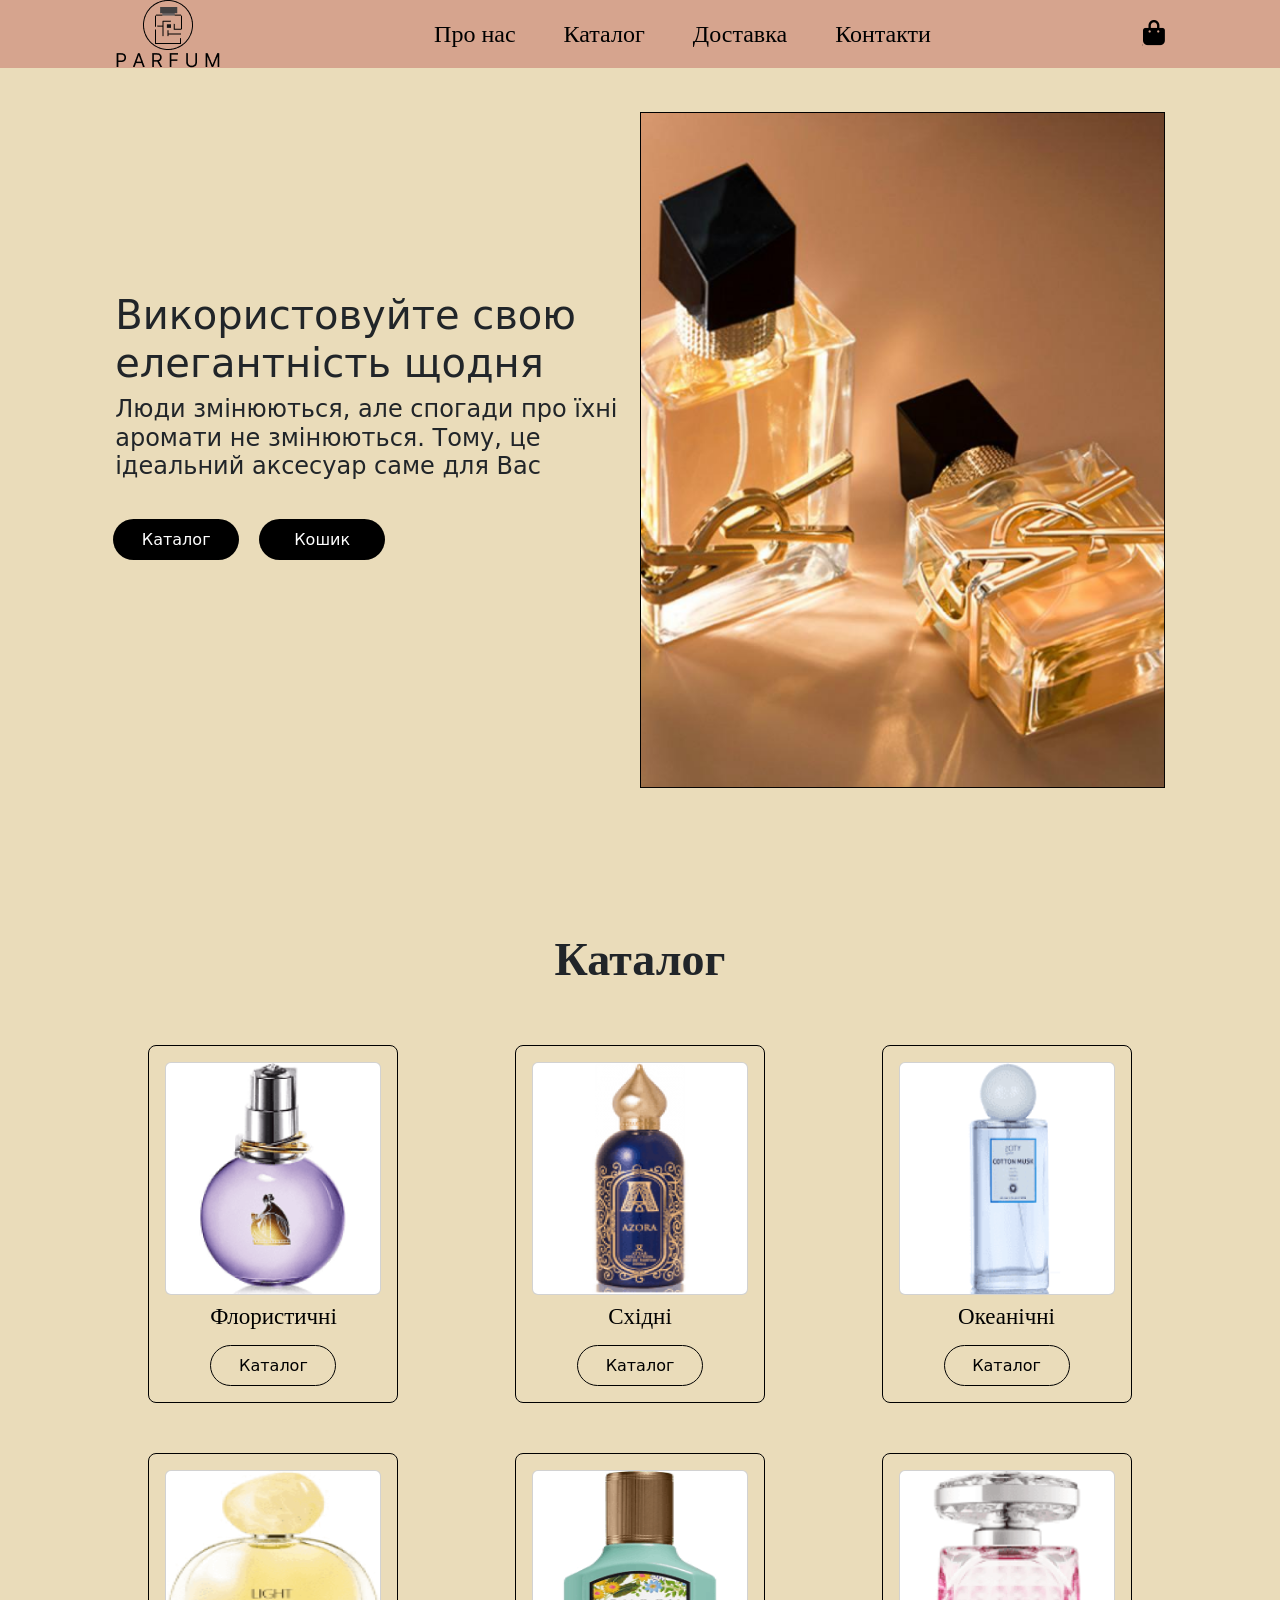
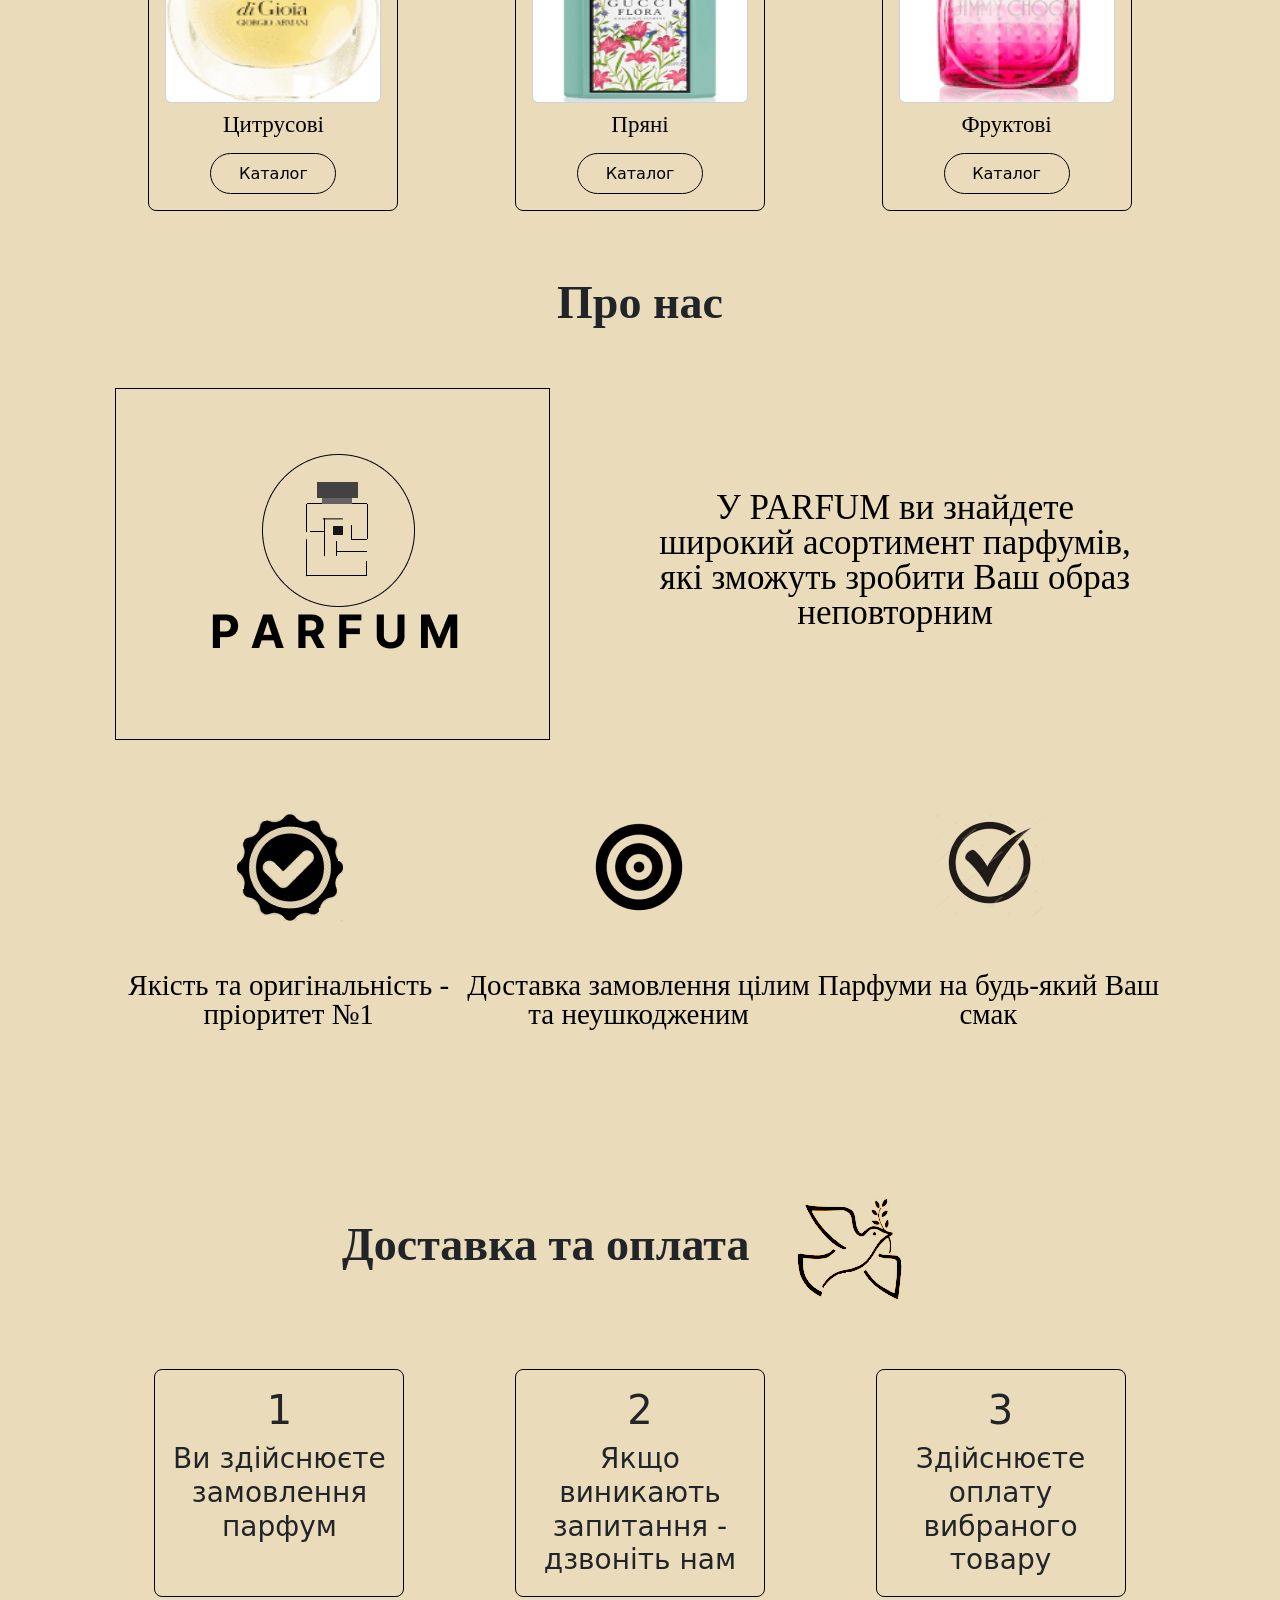
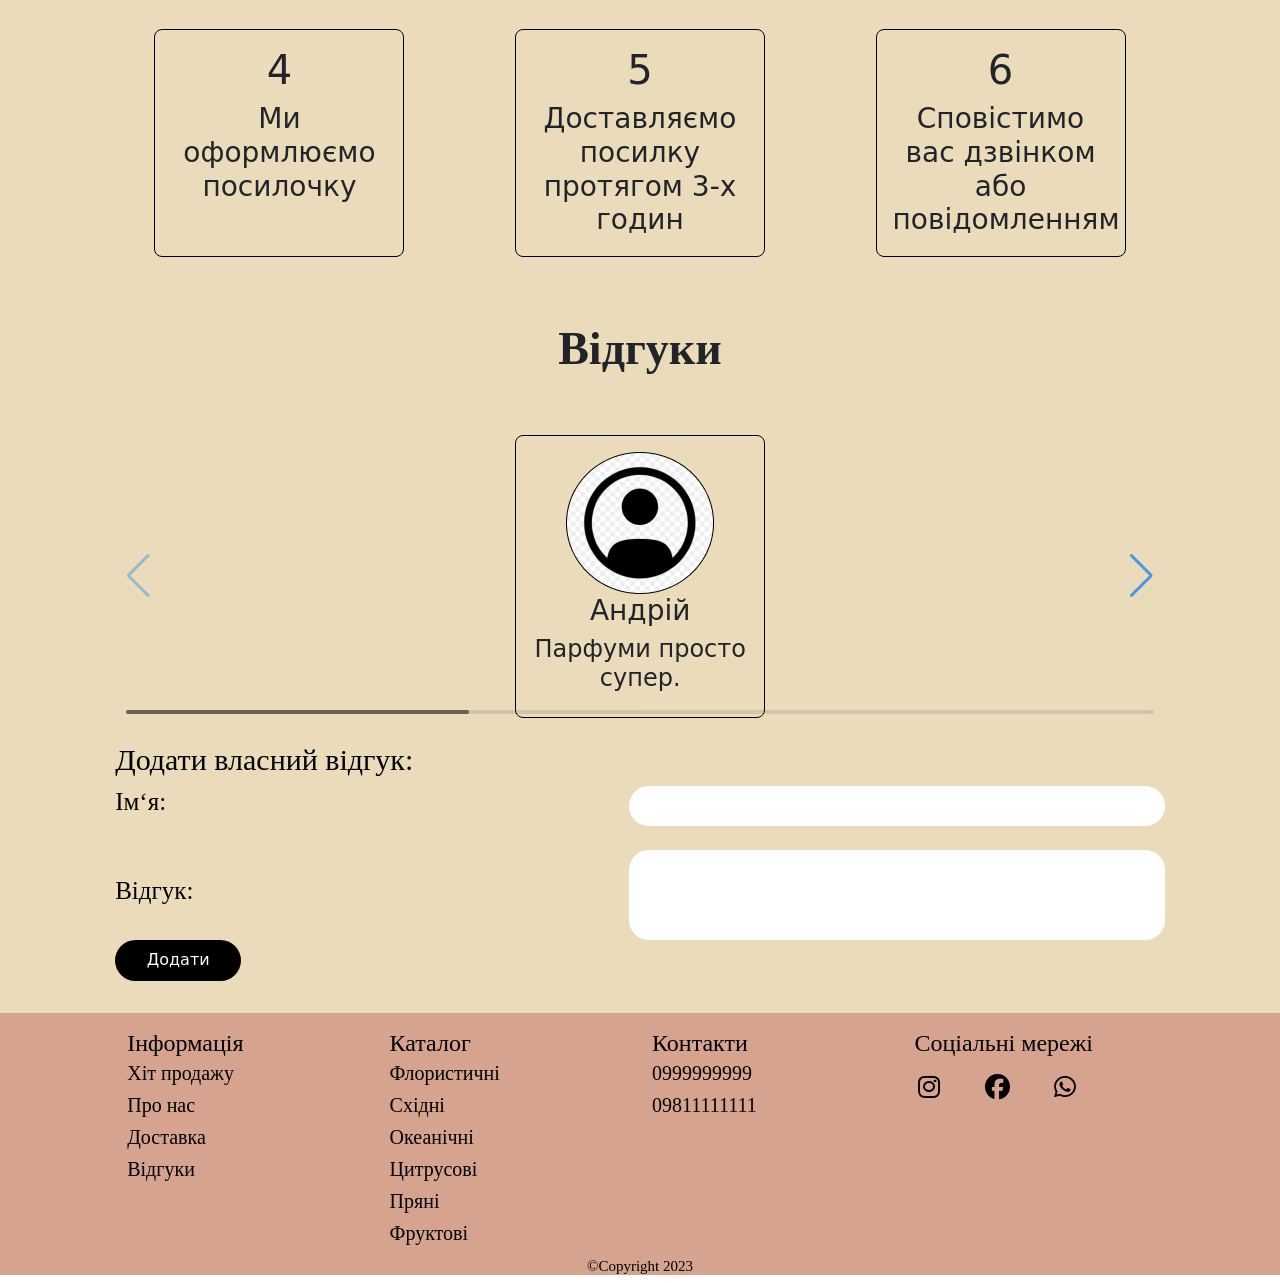
<file: project/index.html>
<!DOCTYPE html>
<html lang="en">
<head>
    <meta charset="UTF-8">
    <meta http-equiv="X-UA-Compatible" content="IE=edge">
    <meta name="viewport" content="width=device-width, initial-scale=1.0">
    <title>PARFUM</title>
    <link href="https://cdn.jsdelivr.net/npm/bootstrap@5.2.3/dist/css/bootstrap.min.css" rel="stylesheet" integrity="sha384-rbsA2VBKQhggwzxH7pPCaAqO46MgnOM80zW1RWuH61DGLwZJEdK2Kadq2F9CUG65" crossorigin="anonymous">
    <link rel="stylesheet" href="style.css"/>
    <link rel="stylesheet" href="https://cdn.jsdelivr.net/npm/swiper@9/swiper-bundle.min.css" />
    <link rel="stylesheet" type="text/css" href="https://cdnjs.cloudflare.com/ajax/libs/font-awesome/6.3.0/css/all.min.css"/>
</head>
<body>
    <header>
        <input type="checkbox" name="" id="toggler">
        <label for="toggler" class="fa-solid fa-bars"></label>
        <a href="index.html" >
            <img  alt="" src="images/logoheader.png"/>
        </a>
        <nav class="navbar">
            <a href="about.html">Про нас</a>
            <a href="catalog.html">Каталог</a>
            <a href="delivery.html">Доставка</a>
            <a href="contact.html">Контакти</a> 
        </nav>
        <div class="icons">
            <a href="shoppingbag.html" class="fa-solid fa-bag-shopping"></a>
            <span id="goodsCount" class="count goods"></span>
        </div>
    </header>
    <section class="home" id="home">
        <div class="content">
            <h1 class="main header">Використовуйте свою елегантність щодня</h1>
            <h4 class="secondary header">Люди змінюються, але спогади про їхні аромати не змінюються. Тому, це ідеальний аксесуар саме для Вас
            </h4>
            <div class="row buttons">
                <div class="column">
                    <button onclick="window.location.href='catalog.html';" class="btn main section">Каталог</button>
                </div>
                <div class="column">
                    <button onclick="window.location.href='shoppingbag.html';" class="btn main section">Кошик</button>
                </div>
            </div>
            
           
        </div>
        <div class="imgcontent">
            <img class="homeImg" src="images/home.png" alt=""/>
        </div>
    </section>
    <section class="catalog">
        <h1 class="header section">Каталог</h1>
        <div class="box-container">
            <div class="box">
                <img class="card image" src="images/floristic.png">
                <h3 class="card title">Флористичні</h3>
                <button onclick="window.location.href='catalog.html';" class="btn main show section">Каталог</input>
            </div>
            <div class="box">
                <img class="card image" src="images/eastern.png">
                <h3 class="card title">Східні</h3>
                <button onclick="window.location.href='catalog.html';" class="btn main show section">Каталог</input>
            </div>
            <div class="box">
                <img class="card image" src="images/oceanic.png">
                <h3 class="card title">Океанічні</h3>
                <button onclick="window.location.href='catalog.html';" class="btn main show section">Каталог</input>
            </div>
            <div class="box">
                <img class="card image" src="images/citrus.png">
                <h3 class="card title">Цитрусові</h3>
                <button onclick="window.location.href='catalog.html';" class="btn main show section">Каталог</input>
            </div>
            <div class="box">
                <img class="card image" src="images/spicy.png">
                <h3 class="card title">Пряні</h3>
                <button onclick="window.location.href='catalog.html';" class="btn main show section">Каталог</input>
            </div>
            <div class="box">
                <img class="card image" src="images/fruity.png">
                <h3 class="card title">Фруктові</h3>
                <button onclick="window.location.href='catalog.html';" class="btn main show section">Каталог</input>
            </div>
            
        </div>
    </section>
    <section class="about">
        <h1 class="header section">Про нас</h1>
        <div class="about us">
            <div class="about img">
                <img src="images/aboutusimg.png">
            </div>
            <div class="about text cont">
                <h2 class="about us txt">
                    У PARFUM ви знайдете широкий асортимент парфумів, які зможуть зробити Ваш образ неповторним
                </h2>
            </div>
        </div>
        <br>
        <div class="icons advan">
            <div class="icons about">
                <img class="advantage img" src="images/advantimg1.png">
                <div class="info advant">
                    <h3 class="advantage txt">Якість та оригінальність - пріоритет №1</h3>
                </div>
            </div>
            <div class="icons about">
                <img class="advantage img" src="images/advantimg2.png">
                
                <div class="info advant">
                    <h3 class="advantage txt">Доставка замовлення цілим та неушкодженим</h3>
                </div>
            </div>
            <div class="icons about">
                <img class="advantage img" src="images/advantimg3.png">
                <div class="info advant">
                    <h3 class="advantage txt">Парфуми на будь-який Ваш смак</h3>
                </div>
            </div>
        </div>
    </section>
    <section class="delivery and payment" id="deliveryandpayment">
        <h1 class="header section">Доставка та оплата <img class="sign img" src="images/sign.png"></h1>
        <div class="del pay contain">
            <div class="delivery box">
                <h1 class="number">1</h1>
                <h3 class="txt delivery">Ви здійснюєте замовлення парфум</h3>
            </div>
            <div class="delivery box">
                <h1 class="number">2</h1>
                <h3 class="txt delivery">Якщо виникають запитання - дзвоніть нам</h3>
            </div>
            <div class="delivery box">
                <h1 class="number">3</h1>
                <h3 class="txt delivery">Здійснюєте оплату вибраного товару</h3>
            </div>
            <div class="delivery box">
                <h1 class="number">4</h1>
                <h3 class="txt delivery">Ми оформлюємо посилочку</h3>
            </div>
            <div class="delivery box">
                <h1 class="number">5</h1>
                <h3 class="txt delivery">Доставляємо посилку протягом 3-х годин</h3>
            </div>
            <div class="delivery box">
                <h1 class="number">6</h1>
                <h3 class="txt delivery">Сповістимо вас дзвінком або повідомленням</h3>
            </div>
        </div>
    </section>
    <section class="reviews" id="reviews">
        <h1 class="header section">Відгуки</h1>
        <div class="swiper mySwiper review cont" id="reviewBlock">
            <div class="swiper-wrapper">
            </div>
            <div class="swiper-button-next"></div>
            <div class="swiper-button-prev"></div>
            <div class="swiper-scrollbar"></div>
        </div>
       
        <br>
        <h2 class="review header">Додати власний відгук:</h2>
        <div class="new review">
            <div class="name author">
                <h3 class="name label review">Ім‘я:</h3>
                <input id="username" type="text"
                placeholder=""
                class="name input"/>
            </div>
            <br>
            <div class="name author">
                <h3 class="name label review">Відгук:</h3>
                <input id="rewiewTxt" type="text"
                placeholder=""
                class="review input"/>
            </div>
            <div class="div of butt">
                <button onclick="addReview()" class="btn main section">Додати</button>
            </div>
            
        </div>
    </section>
    <footer>
        <div class="links container">
            <div class="elem">
                    <a href="#"><h4>Інформація</h4></a>
                    <a href="#"><h5>Хіт продажу</h5></a>
                    <a href="#aboutus"><h5>Про нас</h5></a>
                    <a href="#deliveryandpayment"><h5>Доставка</h5></a>
                    <a href="#reviews"><h5>Відгуки</h5></a>
            </div>
            <div class="elem">
                <a href="catalog.html"><h4>Каталог</h4></a>
                <a href="catalog.html"><h5>Флористичні</h5></a>
                <a href="catalog.html"><h5>Східні</h5></a>
                <a href="catalog.html"><h5>Океанічні</h5></a>
                <a href="catalog.html"><h5>Цитрусові</h5></a>
                <a href="catalog.html"><h5>Пряні</h5></a>
                <a href="catalog.html"><h5>Фруктові</h5></a>
            </div>
            <div class="elem">
                <a href="#"><h4>Контакти</h4></a>
                <a href="#"><h5>0999999999</h5></a>
                <a href="#"><h5>09811111111</h5></a>
            </div>
            <div class="elem">
                <a href="#"><h4>Соціальні мережі</h4></a>
                <div class="social net">
                    <div>
                        <button class="btnwithicon">
                            <a style="padding: 0;" href="https://www.instagram.com/">
                                <i class="fa-brands fa-instagram"></i>
                            </a>
                           
                        </button>
                    </div>
                    <div>
                        <button class="btnwithicon">
                            <a style="padding: 0;" href="https://uk-ua.facebook.com/">
                                <i class="fa-brands fa-facebook"></i>
                            </a>
                           
                        </button>
                  
                    </div>
                    <div> 
                        <button class="btnwithicon">
                            <a style="padding: 0;" href="https://www.whatsapp.com/?lang=uk">
                                <i class="fa-brands fa-whatsapp"></i>
                            </a>
                       
                    </button>
                    </div>
                   
                   
                </div>
            </div>
        </div>
        <h5 class="copyright">©Copyright 2023</h5>
    </footer>
    <script src="https://cdn.jsdelivr.net/npm/swiper@9/swiper-bundle.min.js"></script>
    <script src="js/script1.js"></script>
</body>
</html>
</file>
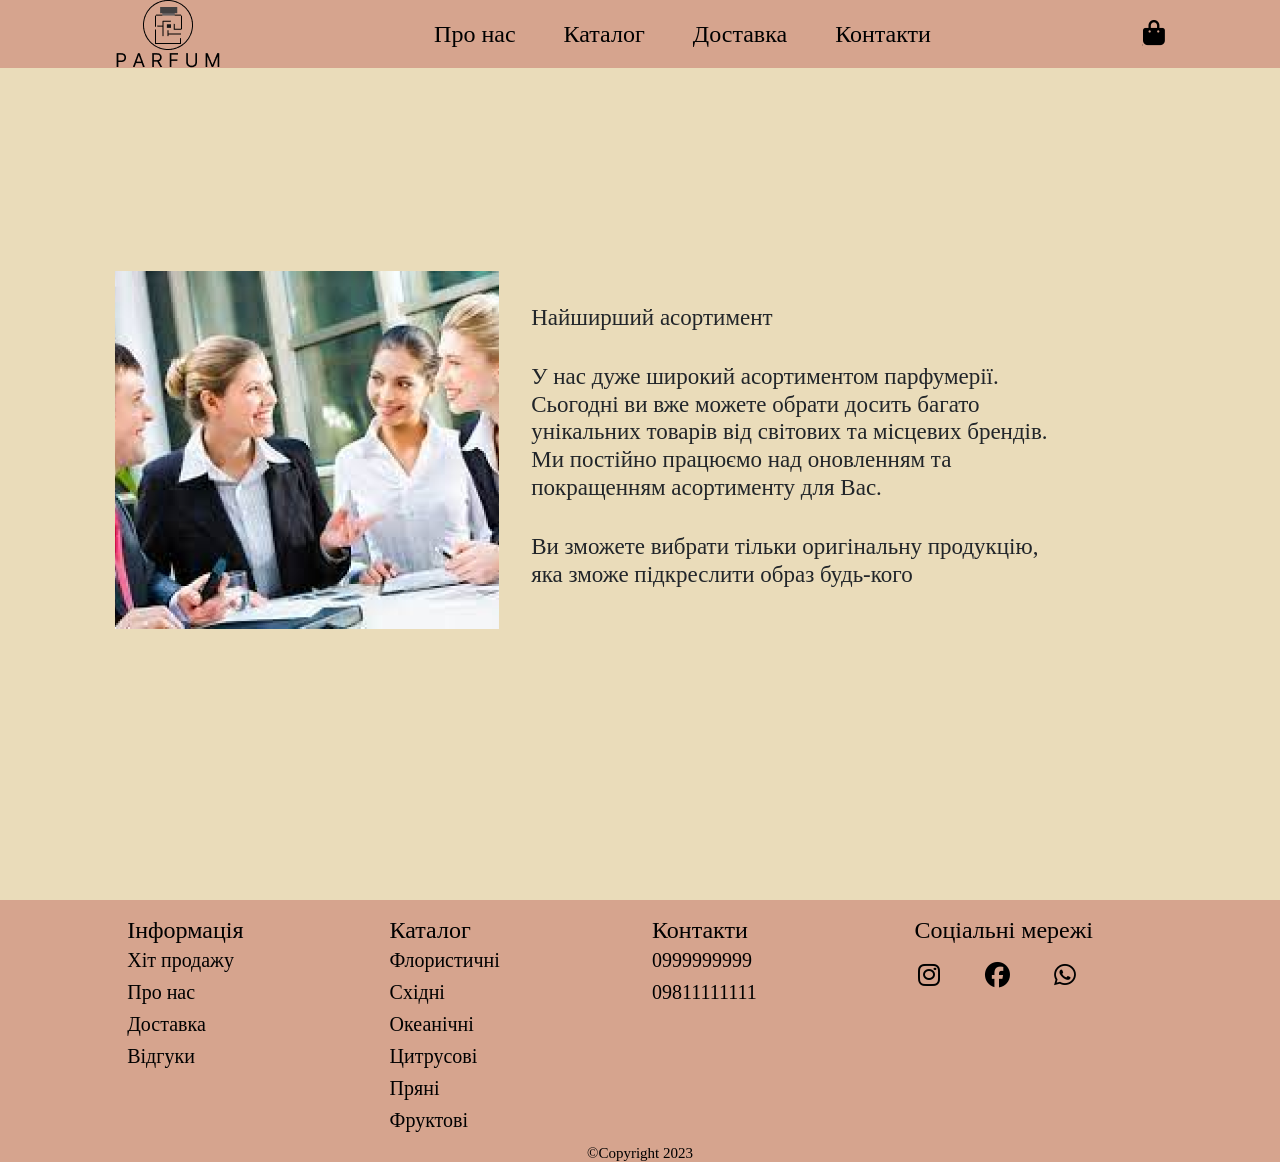
<file: project/about.html>
<!DOCTYPE html>
<html lang="en">
<head>
    <meta charset="UTF-8">
    <meta http-equiv="X-UA-Compatible" content="IE=edge">
    <meta name="viewport" content="width=device-width, initial-scale=1.0">
    <title>PARFUM</title>
    <link href="https://cdn.jsdelivr.net/npm/bootstrap@5.2.3/dist/css/bootstrap.min.css" rel="stylesheet" integrity="sha384-rbsA2VBKQhggwzxH7pPCaAqO46MgnOM80zW1RWuH61DGLwZJEdK2Kadq2F9CUG65" crossorigin="anonymous">
    <link rel="stylesheet" href="style.css"/>
    <link rel="stylesheet" type="text/css" href="https://cdnjs.cloudflare.com/ajax/libs/font-awesome/6.3.0/css/all.min.css"/>
</head>
<body>
    <header>
        <input type="checkbox" name="" id="toggler">
        <label for="toggler" class="fa-solid fa-bars"></label>
        <a href="index.html" >
            <img  alt="" src="images/logoheader.png"/>
        </a>
        <nav class="navbar">
            <a href="about.html">Про нас</a>
            <a href="catalog.html">Каталог</a>
            <a href="delivery.html">Доставка</a>
            <a href="contact.html">Контакти</a> 
        </nav>
        <div class="icons">
            <a href="shoppingbag.html" class="fa-solid fa-bag-shopping"></a>
            <span id="goodsCount" class="count goods"></span>
        </div>
    </header>
    <section class="about page">
       
        <div class="about us">
            <div >
                <img class="aboutimg" src="images/about.png">
            </div>
            <div>
                <h2 class="about header txt">Найширший асортимент </h2>
                <br>
                <h5 class="about header txt">У нас дуже широкий асортиментом парфумерії. Сьогодні ви вже можете обрати досить багато унікальних товарів від світових та місцевих брендів. Ми постійно працюємо над оновленням та покращенням асортименту для Вас. </h5>
                <br>
                <h5 class="about header txt">Ви зможете вибрати тільки оригінальну продукцію, яка зможе підкреслити образ будь-кого</h5>
            </div>
        </div>
    </section>
    <footer>
        <div class="links container">
            <div class="elem">
                    <a href="#"><h4>Інформація</h4></a>
                    <a href="#"><h5>Хіт продажу</h5></a>
                    <a href="#aboutus"><h5>Про нас</h5></a>
                    <a href="#deliveryandpayment"><h5>Доставка</h5></a>
                    <a href="#reviews"><h5>Відгуки</h5></a>
            </div>
            <div class="elem">
                <a href="catalog.html"><h4>Каталог</h4></a>
                <a href="catalog.html"><h5>Флористичні</h5></a>
                <a href="catalog.html"><h5>Східні</h5></a>
                <a href="catalog.html"><h5>Океанічні</h5></a>
                <a href="catalog.html"><h5>Цитрусові</h5></a>
                <a href="catalog.html"><h5>Пряні</h5></a>
                <a href="catalog.html"><h5>Фруктові</h5></a>
            </div>
            <div class="elem">
                <a href="#"><h4>Контакти</h4></a>
                <a href="#"><h5>0999999999</h5></a>
                <a href="#"><h5>09811111111</h5></a>
            </div>
            <div class="elem">
                <a href="#"><h4>Соціальні мережі</h4></a>
                <div class="social net">
                    <div>
                        <button class="btnwithicon">
                            <a style="padding: 0;" href="https://www.instagram.com/">
                                <i class="fa-brands fa-instagram"></i>
                            </a>
                           
                        </button>
                    </div>
                    <div>
                        <button class="btnwithicon">
                            <a style="padding: 0;" href="https://uk-ua.facebook.com/">
                                <i class="fa-brands fa-facebook"></i>
                            </a>
                           
                        </button>
                  
                    </div>
                    <div> 
                        <button class="btnwithicon">
                            <a style="padding: 0;" href="https://www.whatsapp.com/?lang=uk">
                                <i class="fa-brands fa-whatsapp"></i>
                            </a>
                       
                    </button>
                    </div>
                   
                   
                </div>
            </div>
        </div>
        <h5 class="copyright">©Copyright 2023</h5>
    </footer>
</body>
</html>
</file>
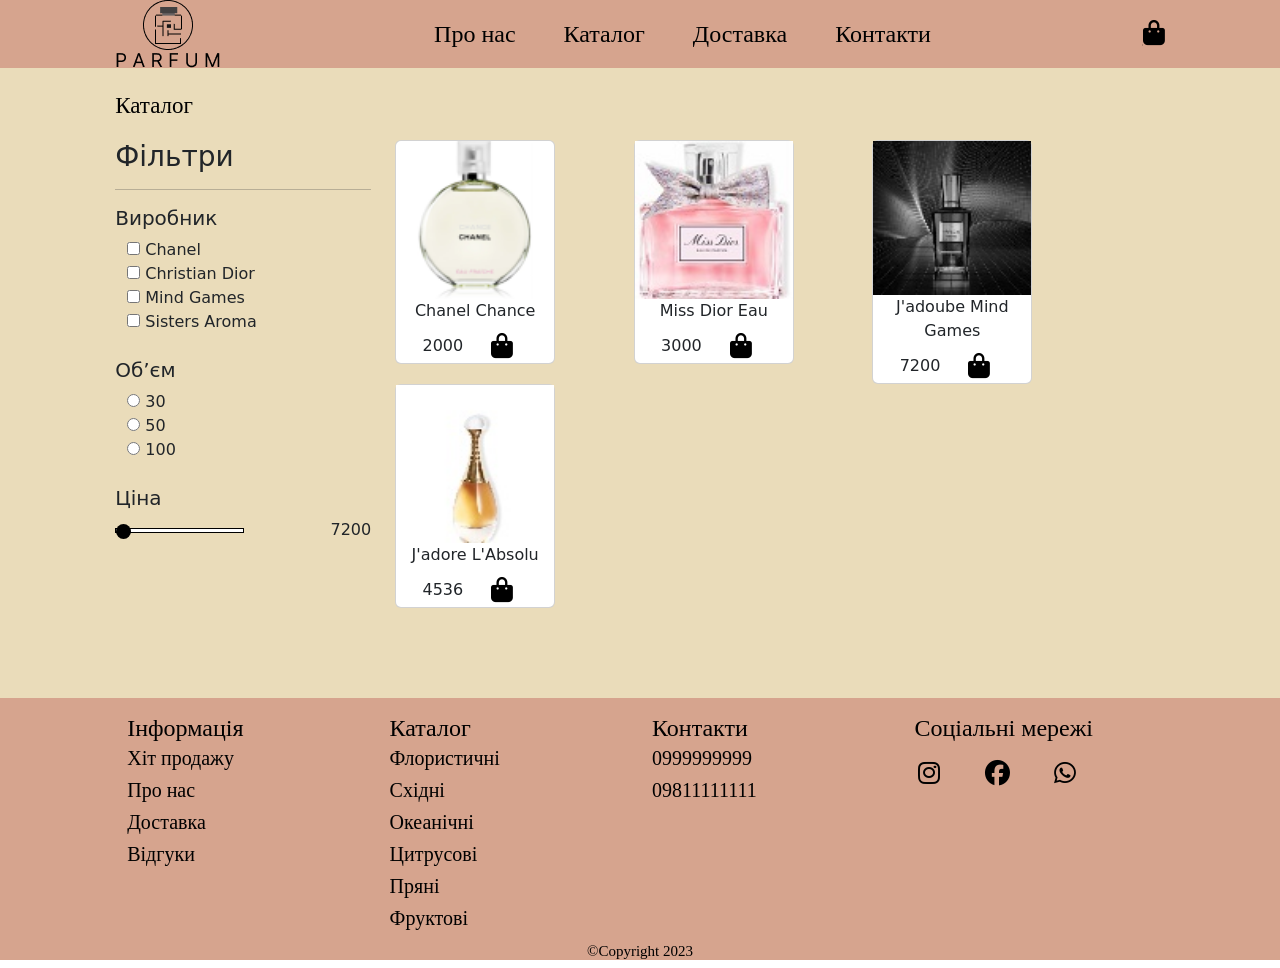
<file: project/catalog.html>
<!DOCTYPE html>
<html lang="en">
<head>
    <meta charset="UTF-8">
    <meta http-equiv="X-UA-Compatible" content="IE=edge">
    <meta name="viewport" content="width=device-width, initial-scale=1.0">
    <title>PARFUM</title>
    <link href="https://cdn.jsdelivr.net/npm/bootstrap@5.2.3/dist/css/bootstrap.min.css" rel="stylesheet" integrity="sha384-rbsA2VBKQhggwzxH7pPCaAqO46MgnOM80zW1RWuH61DGLwZJEdK2Kadq2F9CUG65" crossorigin="anonymous">
    <link rel="stylesheet" href="style.css"/>
    <link rel="stylesheet" type="text/css" href="https://cdnjs.cloudflare.com/ajax/libs/font-awesome/6.3.0/css/all.min.css"/>
</head>
<body>
    <header>
        <input type="checkbox" name="" id="toggler">
        <label for="toggler" class="fa-solid fa-bars"></label>
        <a href="index.html" >
            <img  alt="" src="images/logoheader.png"/>
        </a>
        <nav class="navbar">
            <a href="about.html">Про нас</a>
            <a href="catalog.html">Каталог</a>
            <a href="delivery.html">Доставка</a>
            <a href="contact.html">Контакти</a> 
        </nav>
        <div class="icons">
            <a href="shoppingbag.html" class="fa-solid fa-bag-shopping"></a>
            <span id="goodsCount" class="count goods"></span>
        </div>
    </header>
    <section class="catalog page">
        <div class="col basic element">
            <div class="row">
                <h4 class="page name" >Каталог</h4>
            </div>
            <div class="row of catal">
                <div class="col-xs-10 col-sm-2 filter">
                    <h3 class="filter txt">Фільтри</h3>
                    <hr>
                    <h5 class="name of filter">Виробник</h5>
                    <aside class="producerfilter">
                       
                        <label class="container">
                            <span class="checkmark"></span>
                            <input type="checkbox" >
                            Chanel
                        </label>
                        <label class="container">
                            <span class="checkmark"></span>
                            <input type="checkbox" >
                            Christian Dior
                        </label>
                        <label class="container">
                            <span class="checkmark"></span>
                            <input type="checkbox" >
                            Sisters Aroma
                        </label>
                        <label class="container">
                            <span class="checkmark"></span>
                            <input type="checkbox" >
                            Calvin Kleine
                        </label>
                        <label class="container">
                            <span class="checkmark"></span>
                            <input type="checkbox" >
                            Mind Games
                        </label>
                    </aside>
                    <br>
                    <h5 class="name of filter">Об’єм</h5>
                    <aside class="volumefilter">
                        
                        <label class="container">
                            <span class="checkmark"></span>
                            <input type="radio" name="volumeChoice">
                            30 мл
                        </label>
                        <label class="container">
                            <span class="checkmark"></span>
                            <input type="radio" name="volumeChoice">
                            50 мл
                        </label>
                        <label class="container">
                            <span class="checkmark"></span>
                            <input type="radio" name="volumeChoice">
                            100 мл
                        </label>
                    </aside>
                    <br>
                    <aside>
                        <h5 class="name of filter">Ціна</h5>
                        <div class="price-content">
                            <input type="range" id="priceRange" />
                            <span class="priceValue">500</span>
                          </div>
                    
                           
                    </aside>
                </div>
                <div class="col-xs-10 col-sm-8">
                    <div class="row cards">
                       
             </div>
                </div>
            </div>
        </div>
    </section>
    <footer>
        <div class="links container">
            <div class="elem">
                    <a href="#"><h4>Інформація</h4></a>
                    <a href="#"><h5>Хіт продажу</h5></a>
                    <a href="#aboutus"><h5>Про нас</h5></a>
                    <a href="#deliveryandpayment"><h5>Доставка</h5></a>
                    <a href="#reviews"><h5>Відгуки</h5></a>
            </div>
            <div class="elem">
                <a href="catalog.html"><h4>Каталог</h4></a>
                <a href="catalog.html"><h5>Флористичні</h5></a>
                <a href="catalog.html"><h5>Східні</h5></a>
                <a href="catalog.html"><h5>Океанічні</h5></a>
                <a href="catalog.html"><h5>Цитрусові</h5></a>
                <a href="catalog.html"><h5>Пряні</h5></a>
                <a href="catalog.html"><h5>Фруктові</h5></a>
            </div>
            <div class="elem">
                <a href="#"><h4>Контакти</h4></a>
                <a href="#"><h5>0999999999</h5></a>
                <a href="#"><h5>09811111111</h5></a>
            </div>
            <div class="elem">
                <a href="#"><h4>Соціальні мережі</h4></a>
                <div class="social net">
                    <div>
                        <button class="btnwithicon">
                            <a style="padding: 0;" href="https://www.instagram.com/">
                                <i class="fa-brands fa-instagram"></i>
                            </a>
                           
                        </button>
                    </div>
                    <div>
                        <button class="btnwithicon">
                            <a style="padding: 0;" href="https://uk-ua.facebook.com/">
                                <i class="fa-brands fa-facebook"></i>
                            </a>
                           
                        </button>
                  
                    </div>
                    <div> 
                        <button class="btnwithicon">
                            <a style="padding: 0;" href="https://www.whatsapp.com/?lang=uk">
                                <i class="fa-brands fa-whatsapp"></i>
                            </a>
                       
                    </button>
                    </div>
                   
                   
                </div>
            </div>
        </div>
        <h5 class="copyright">©Copyright 2023</h5>
    </footer>
    <script src="js/script.js"></script>
    <script src="js/script2.js"></script>

</body>
</html>
</file>
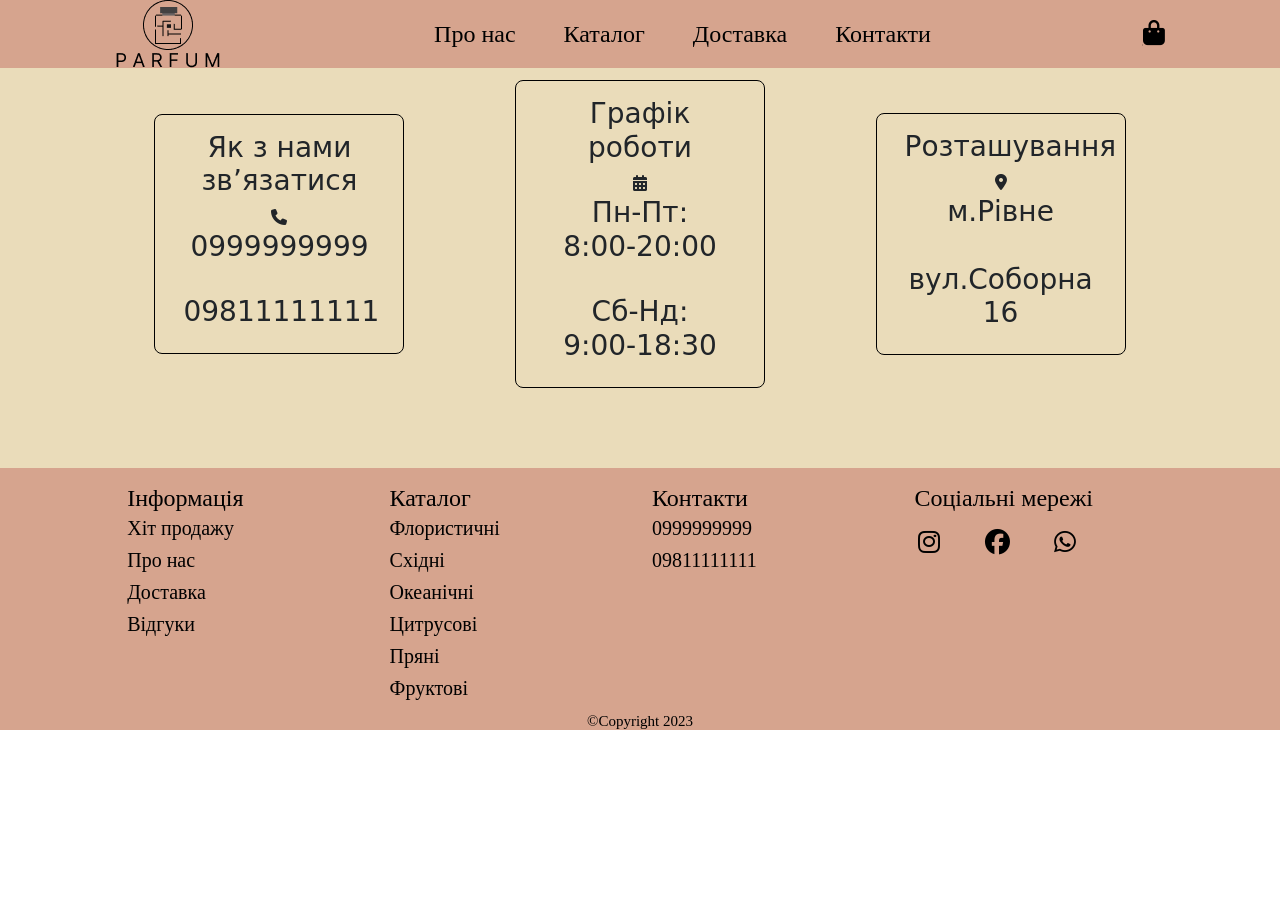
<file: project/contact.html>
<!DOCTYPE html>
<html lang="en">
<head>
    <meta charset="UTF-8">
    <meta http-equiv="X-UA-Compatible" content="IE=edge">
    <meta name="viewport" content="width=device-width, initial-scale=1.0">
    <title>PARFUM</title>
    <link href="https://cdn.jsdelivr.net/npm/bootstrap@5.2.3/dist/css/bootstrap.min.css" rel="stylesheet" integrity="sha384-rbsA2VBKQhggwzxH7pPCaAqO46MgnOM80zW1RWuH61DGLwZJEdK2Kadq2F9CUG65" crossorigin="anonymous">
    <link rel="stylesheet" href="style.css"/>
    <link rel="stylesheet" type="text/css" href="https://cdnjs.cloudflare.com/ajax/libs/font-awesome/6.3.0/css/all.min.css"/>
</head>
<body>
    <header>
        <input type="checkbox" name="" id="toggler">
        <label for="toggler" class="fa-solid fa-bars"></label>
        <a href="index.html" >
            <img  alt="" src="images/logoheader.png"/>
        </a>
        <nav class="navbar">
            <a href="about.html">Про нас</a>
            <a href="catalog.html">Каталог</a>
            <a href="delivery.html">Доставка</a>
            <a href="contact.html">Контакти</a> 
        </nav>
        <div class="icons">
            <a href="shoppingbag.html" class="fa-solid fa-bag-shopping"></a>
            <span id="goodsCount" class="count goods"></span>
        </div>
    </header>

    <section class="contact page">
       
        <div class="contact cont">
            <div class="box">
                <h3 class="name container contact">Як з нами зв’язатися</h3>
                    <i class="fa-solid fa-phone"></i>
                    <h3 class="txt container contact">0999999999</h3>
                    <br>
                    <h3 class="txt container contact">09811111111</h3>
            </div>
            <div class="box">
                <h3 class="name container contact">Графік роботи</h3>
                    <i class="fa-solid fa-calendar-days"></i>
                    <br>
                    <h3 class="txt container contact">Пн-Пт:<br> 8:00-20:00</h3>
                    <br>
                    <h3 class="txt container contact">Сб-Нд:<br> 9:00-18:30</h3>
            </div>
            <div class="box">
                <h3 class="name container contact">Розташування</h3>
                    <i class="fa-solid fa-location-dot"></i>
                    <br>
                    <h3 class="txt container contact">м.Рівне
                        <br><br>вул.Соборна<br> 16</h3>
            </div>
        </div>
    </section>
    <footer>
        <div class="links container">
            <div class="elem">
                    <a href="#"><h4>Інформація</h4></a>
                    <a href="#"><h5>Хіт продажу</h5></a>
                    <a href="#aboutus"><h5>Про нас</h5></a>
                    <a href="#deliveryandpayment"><h5>Доставка</h5></a>
                    <a href="#reviews"><h5>Відгуки</h5></a>
            </div>
            <div class="elem">
                <a href="catalog.html"><h4>Каталог</h4></a>
                <a href="catalog.html"><h5>Флористичні</h5></a>
                <a href="catalog.html"><h5>Східні</h5></a>
                <a href="catalog.html"><h5>Океанічні</h5></a>
                <a href="catalog.html"><h5>Цитрусові</h5></a>
                <a href="catalog.html"><h5>Пряні</h5></a>
                <a href="catalog.html"><h5>Фруктові</h5></a>
            </div>
            <div class="elem">
                <a href="#"><h4>Контакти</h4></a>
                <a href="#"><h5>0999999999</h5></a>
                <a href="#"><h5>09811111111</h5></a>
            </div>
            <div class="elem">
                <a href="#"><h4>Соціальні мережі</h4></a>
                <div class="social net">
                    <div>
                        <button class="btnwithicon">
                            <a style="padding: 0;" href="https://www.instagram.com/">
                                <i class="fa-brands fa-instagram"></i>
                            </a>
                           
                        </button>
                    </div>
                    <div>
                        <button class="btnwithicon">
                            <a style="padding: 0;" href="https://uk-ua.facebook.com/">
                                <i class="fa-brands fa-facebook"></i>
                            </a>
                           
                        </button>
                  
                    </div>
                    <div> 
                        <button class="btnwithicon">
                            <a style="padding: 0;" href="https://www.whatsapp.com/?lang=uk">
                                <i class="fa-brands fa-whatsapp"></i>
                            </a>
                       
                    </button>
                    </div>
                   
                   
                </div>
            </div>
        </div>
        <h5 class="copyright">©Copyright 2023</h5>
    </footer>
</body>
</html>
</file>
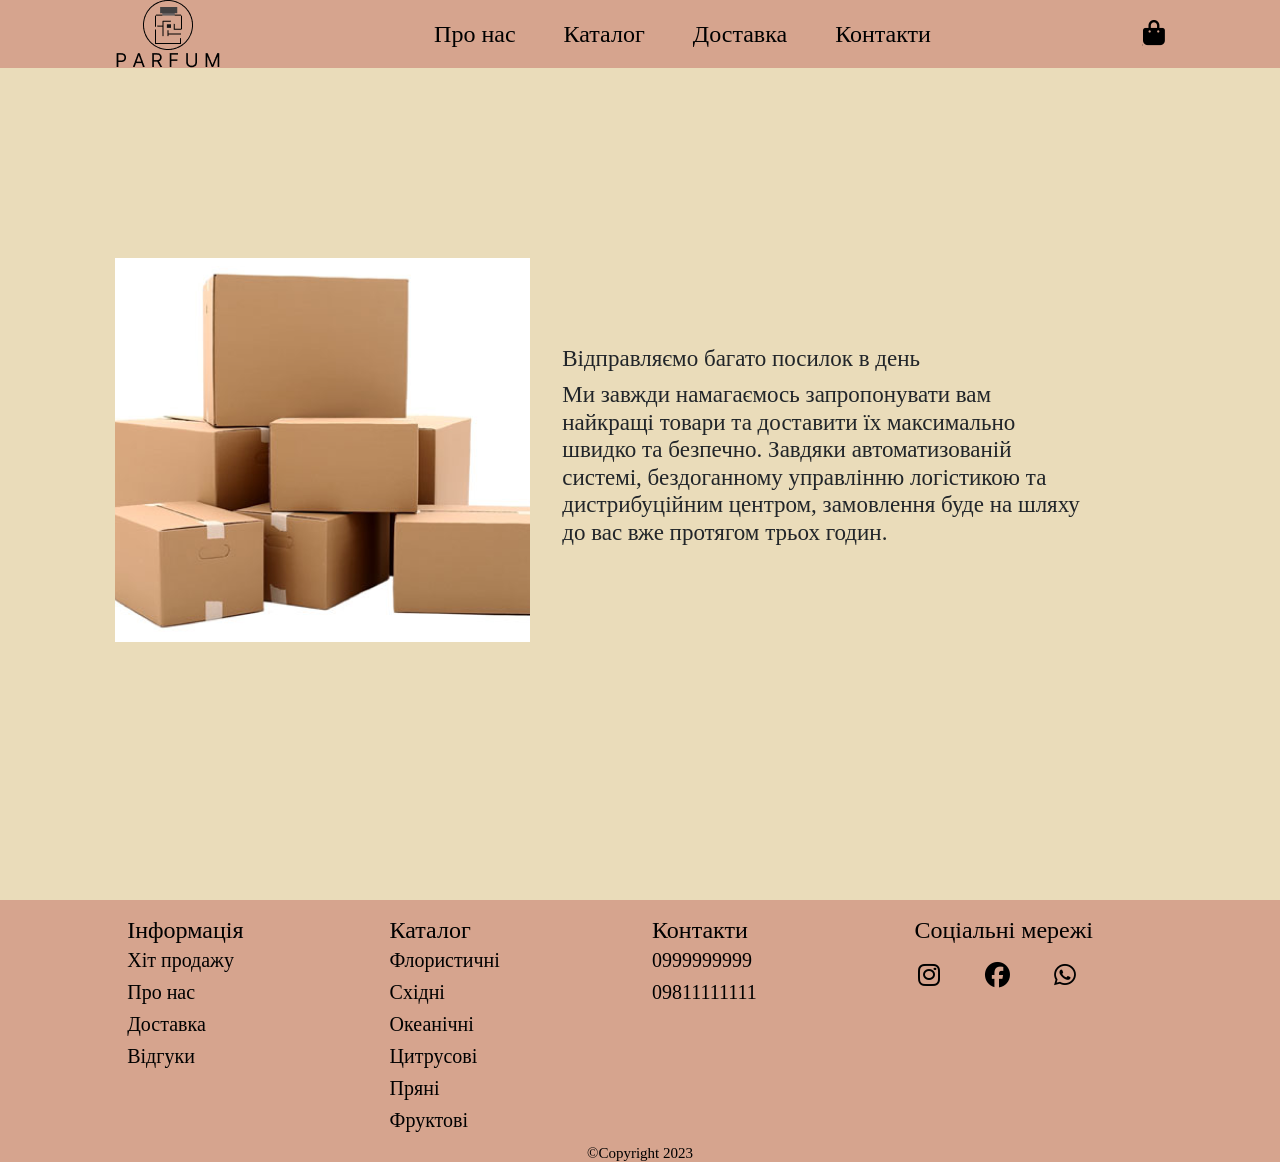
<file: project/delivery.html>
<!DOCTYPE html>
<html lang="en">
<head>
    <meta charset="UTF-8">
    <meta http-equiv="X-UA-Compatible" content="IE=edge">
    <meta name="viewport" content="width=device-width, initial-scale=1.0">
    <title>PARFUM</title>
    <link href="https://cdn.jsdelivr.net/npm/bootstrap@5.2.3/dist/css/bootstrap.min.css" rel="stylesheet" integrity="sha384-rbsA2VBKQhggwzxH7pPCaAqO46MgnOM80zW1RWuH61DGLwZJEdK2Kadq2F9CUG65" crossorigin="anonymous">
    <link rel="stylesheet" href="style.css"/>
    <link rel="stylesheet" type="text/css" href="https://cdnjs.cloudflare.com/ajax/libs/font-awesome/6.3.0/css/all.min.css"/>
</head>
<body>
    <header>
        <input type="checkbox" name="" id="toggler">
        <label for="toggler" class="fa-solid fa-bars"></label>
        <a href="index.html" >
            <img  alt="" src="images/logoheader.png"/>
        </a>
        <nav class="navbar">
            <a href="about.html">Про нас</a>
            <a href="catalog.html">Каталог</a>
            <a href="delivery.html">Доставка</a>
            <a href="contact.html">Контакти</a> 
        </nav>
        <div class="icons">
            <a href="shoppingbag.html" class="fa-solid fa-bag-shopping"></a>
            <span id="goodsCount" class="count goods"></span>
        </div>
    </header>
    <section class="delivery page">
        <div class="delivery content">
            <div >
                <img class="deliveryimg" src="images/delivery.png">
            </div>
            <div>
                <h2 class="delivery header txt">Відправляємо багато посилок в день</h2>
                <h5 class="delivery header txt">Ми завжди намагаємось запропонувати вам найкращі товари та доставити їх максимально швидко та безпечно. Завдяки автоматизованій системі, бездоганному управлінню логістикою та дистрибуційним центром, замовлення буде на шляху до вас вже протягом трьох годин.</h5>            
            </div>
        </div>
    </section>
    <footer>
        <div class="links container">
            <div class="elem">
                    <a href="#"><h4>Інформація</h4></a>
                    <a href="#"><h5>Хіт продажу</h5></a>
                    <a href="#aboutus"><h5>Про нас</h5></a>
                    <a href="#deliveryandpayment"><h5>Доставка</h5></a>
                    <a href="#reviews"><h5>Відгуки</h5></a>
            </div>
            <div class="elem">
                <a href="catalog.html"><h4>Каталог</h4></a>
                <a href="catalog.html"><h5>Флористичні</h5></a>
                <a href="catalog.html"><h5>Східні</h5></a>
                <a href="catalog.html"><h5>Океанічні</h5></a>
                <a href="catalog.html"><h5>Цитрусові</h5></a>
                <a href="catalog.html"><h5>Пряні</h5></a>
                <a href="catalog.html"><h5>Фруктові</h5></a>
            </div>
            <div class="elem">
                <a href="#"><h4>Контакти</h4></a>
                <a href="#"><h5>0999999999</h5></a>
                <a href="#"><h5>09811111111</h5></a>
            </div>
            <div class="elem">
                <a href="#"><h4>Соціальні мережі</h4></a>
                <div class="social net">
                    <div>
                        <button class="btnwithicon">
                            <a style="padding: 0;" href="https://www.instagram.com/">
                                <i class="fa-brands fa-instagram"></i>
                            </a>
                           
                        </button>
                    </div>
                    <div>
                        <button class="btnwithicon">
                            <a style="padding: 0;" href="https://uk-ua.facebook.com/">
                                <i class="fa-brands fa-facebook"></i>
                            </a>
                           
                        </button>
                  
                    </div>
                    <div> 
                        <button class="btnwithicon">
                            <a style="padding: 0;" href="https://www.whatsapp.com/?lang=uk">
                                <i class="fa-brands fa-whatsapp"></i>
                            </a>
                       
                    </button>
                    </div>
                   
                   
                </div>
            </div>
        </div>
        <h5 class="copyright">©Copyright 2023</h5>
    </footer>
</body>
</html>
</file>
<file: project/style.css>
*
{
    margin: 0;
    padding: 0;
    box-sizing: border-box;
    outline: none;
    border: none;
    text-decoration: none;

}
html
{
    overflow-x: hidden;
    scroll-behavior: smooth;
   scroll-padding-top: 6rem;
}
header
{
    position: fixed;
    top: 0;left: 0;right: 0;
    padding: 0rem 9%;
    width: 100%;
    background-color: rgba(214, 164, 142, 1);
    display: flex;
    align-items: center;
    justify-content: space-between;
    z-index: 1000;
}
.navbar a
{
    font-family: 'Inder';
    font-style: normal;
    font-weight: 400;
    font-size: 24px;
    line-height: 120%;
    color: black;
    text-decoration: none;
    padding: 0 1.5rem;
}
.icons, .fa-solid.fa-bag-shopping
{
    font-size: 25px;
    color: black;
}
#toggler
{
    display: none;
}
.fa-solid.fa-bars
{
    font-size: 1rem;
    color: #333;
    border-radius: .5rem;
    padding: .5rem 1.5rem;
    cursor: pointer;
    display: none;
}
section
{
    padding: 2rem 9%;
    background-color: rgba(234, 220, 186, 1);
}
.home
{
    display: grid;
    width: 100%;
    position: relative;
    grid-template-columns: repeat(2,1fr);
    padding: 5rem 9%;
    align-items: center;
    background-position: center;
    min-height: 100vh;
    background-color: rgba(234, 220, 186, 1);
    background-size: cover;
}
.imgcontent img
{
    width: 100%;
    height: auto;
}
.home.content
{
    max-width: 50rem;
}
.home.content h1
{
    font-size: 6rem;
}
.row.buttons
{
    padding-top: 20px;
    display: table;
    clear: both;
}
.column
{
    float: left;
  width: 50%;
  padding: 10px;
  height: 100px; 
}
.btn.main.section
{
    background-color: black;
    width: 126px;
    height: 41px;
    color: white;
    border-radius: 50px;
   
}
.header.section
{
    
    text-align: center;
    font-family: 'Inter';
    font-style: normal;
    font-weight: 700;
    font-size: 46px;
    line-height: 120%;
    background-color: rgba(234, 220, 186, 1);
    padding-bottom: 50px;
}
.about.us, .delivery.content, .shopingbag.box
{
    display: grid;
    width: 100%;
    position: relative;
    grid-template-columns: repeat(2,1fr);
    align-items: center;
    gap: 2rem;
    background-color: rgba(234, 220, 186, 1);

}

.about.us.txt
{
    width: 478px;
    height: 200px;
    font-family: 'Inter';
font-style: normal;
font-weight: 400;
font-size: 35px;
line-height: 100%;
 color: black;
 display: flex;
 text-align: center;
}
.box-container
{
    display: grid;
    align-items: center;
    grid-template-columns: repeat(3,1fr);
    gap: 50px;
}
.icons.advan
{
    display: grid;
    align-items: center;
    grid-template-columns: repeat(3,1fr);
}
.box
{
    margin: auto;
    width: 250px;
    padding: 1rem;
    border-radius: .5rem;
    border: 1px solid black;
    text-align: center;
}
.btn.main.show.section
{
    background-color: transparent;
    width: 126px;
    height: 41px;
    color: black;
    border-radius: 50px;
    text-align: center;
    margin: auto;
}
.card.title
{
    text-align: center;
    width: auto;
    height: 50px;
    border: 0;
    margin: 0;
    padding: 10px;
    font-family: 'Inter';
    font-style: normal;
    font-weight: 400;
    font-size: 23px;
    line-height: 100%;
    background-color: transparent;
    color: #000000;

}
.advantage.txt
{
    color: black;
    width: 347px;
    height: 144px;
    font-family: 'Inter';
    font-style: normal;
    font-weight: 400;
    font-size: 29px;
    line-height: 100%;
    text-align: center;
}
.advantage.img
{
    margin: 50px;
    mix-blend-mode: multiply;
}
.icons.about
{
    text-align: center;
}
.sign.img
{
    width: 177px;
    height: 124px;
    mix-blend-mode: color-burn;
}
.del.pay.contain
{
    display: grid;
    width: 100%;
    position: relative;
    grid-template-columns: repeat(3,1fr);
    gap: 2rem;
    align-items: center;
    background-color: rgba(234, 220, 186, 1);
}
.delivery.box
{
    margin: auto;
    height: 228px;
}
.swiper.mySwiper.review.cont
{
    display: grid;
    width: 100%;
    position: relative;
    grid-template-columns: repeat(2,1fr);
    gap: 2rem;
    align-items: center;
    background-color: rgba(234, 220, 186, 1);
    transition: all 1s ease-in-out;
   
}

  

.review.header
{
    font-family: 'Inter';
    font-style: normal;
    font-weight: 400;
    font-size: 30px;
    line-height: 120%;
    color: #000000;
}
.name.author
{
    display: grid;
    width: 100%;
    position: relative;
    grid-template-columns: repeat(2,1fr);
    gap: 2rem;
    align-items: center;
    background-color: rgba(234, 220, 186, 1);
}
.name.label.review
{
    font-family: 'Inter';
    font-style: normal;
    font-weight: 400;
    font-size: 25px;
    line-height: 120%;
    padding: 0px;
    color: #000000;
}
.name.input
{
    width: 536px;
    height: 40px;
    background: #FFFFFF;
    border-radius: 50px;
    border:0px solid white;
}
.review.input
{
    width: 536px;
    height: 90px;
    background: #FFFFFF;
    border:0px solid white;
    border-radius: 20px;
}
footer
{
    padding: 0rem 9%;
    background-color: rgba(214, 164, 142, 1);
    height: auto;
}
footer a
{
    font-family: 'Inter';
    font-style: normal;
    font-weight: 400;
    font-size: 19px;
    line-height: 120%;
    text-decoration: none;
    height: 29px;
    color: #000000;
}
.fa-brands.fa-instagram, .fa-brands.fa-facebook, .fa-brands.fa-whatsapp
{
   font-size: 25px;
   background-color: transparent;
}
.fa-solid.fa-xmark
{
    margin: auto;
    padding: 20px;
    font-size: 25px;
   background-color: transparent;
}
.links.container
{
    display: flex;
    flex-wrap: wrap;
    color: black;
    gap: 1.5rem;
}
.elem
{
    flex: 1 1 2.5rem;
}
.elem a {
    display: block;
    padding: 1rem 0;
}
.btnwithicon
{
    height: 30px;
    width: 30px;
    background-color: rgba(217, 217, 217, 0);
    border: 0px;
}
.social.net
{
    display: grid;
    width: 100%;
    margin-top: 30px;
    position: relative;
    grid-template-columns: repeat(4,1fr);
    gap: 2rem;
    align-items: center;

}
.about.page, .delivery.page, .shoppingbag.page
{
    display: grid;
    width: 100%;
    position: relative;
    grid-template-columns: repeat(2,1fr);
    padding: 5rem 9%;
    align-items: center;
    background-position: center;
    min-height: 100vh;
    background-color: rgba(234, 220, 186, 1);
    background-size: cover;
}
.page.name
{
    font-family: 'Inter';
    font-style: normal;
    font-weight: 400;
    font-size: 23px;
    line-height: 120%;
    padding: 12px;
    color: #000000;
}
.contact.cont
{
    display: grid;
    width: 100%;
    position: relative;
    grid-template-columns: repeat(3,1fr);
    gap: 2rem;
    align-items: center;
    background-color: rgba(234, 220, 186, 1);
}

.contact.page, .catalog.page, .product.page
{
    padding: 5rem 9%;
    background-color: rgba(234, 220, 186, 1);
}
.shoppingbag.page
{
    display: flex;
    padding: 5rem 9%;
    background-color: rgba(234, 220, 186, 1);
}
.about.header.txt, .delivery.header.txt
{
    width: 522px;

    font-family: 'Inter';
    font-style: normal;
    font-weight: 400;
    font-size: 23px;
    line-height: 120%;
}
.price-content {
    display: flex;
    align-items: center;
    justify-content: space-between;
  }
  

  

  
  .range-slider {
    width: 256px;
    position: relative;

  }
  
  input[type=range] {
    -webkit-appearance: none;
    background: transparent; 

  }
  
  input[type=range]::-webkit-slider-thumb {
    -webkit-appearance: none;
    height: 15px;
    width: 15px;
    border-radius: 50%;
    background: black;
    cursor: pointer;
    margin-top: -5px;
    position: relative;
    z-index: 1;
  }
  
  input[type=range]::-webkit-slider-runnable-track {
    width: 250px;
    height: 5px;
    background: white;
    border: 1px solid black;
  }
  .col-xs-10.col-sm-2.filter
  {
    width: 280px;
  }
  .row.cards
  {
    margin-bottom: 10px;
  }
  .btn.volume
{

    background-color: transparent;
    text-align: center;
    border: 1px solid black;
    color: black;
}
.btn.buy
{
    background-color: black;
    color: white;
}
.card.image
{
    width: 216px;
    height: 233px;
}
.product.info
{
    text-align: center;
}
.row.additional
{
    margin-top: 10px;
}
.col.price
{
    text-align: end;
}
.txt.price
{
    vertical-align: middle;
}
.copyright
{
    font-family: 'Inter';
    font-style: normal;
    font-weight: 400;
    font-size: 15px;
     line-height: 120%;
     text-align: center;
    color: #000000;
    margin-top: 20px;
}
.shoppbag.box
{
    display: flex;
    width: auto;
}
.bag.name.product
{
    margin: auto;
    font-family: 'Inter';
    font-style: normal;
    font-weight: 400;
    width: 300px;
    font-size: 23px;
    line-height: 120%;
}
.product.price
{
    width: 124px;
height: 44px;
font-family: 'Inter';
font-style: normal;
font-weight: 400;
font-size: 27px;
line-height: 120%;



color: #000000;
}
.product.price.bag
{
    width: 124px;
height: auto;
margin: auto;
font-family: 'Inter';
font-style: normal;
font-weight: 400;
font-size: 27px;
line-height: 120%;
color: #000000;
}
.bag.content
{
    display: flex;
    padding-right: 100px;
}
.catalog.card
{
    height: auto;
    width: 160px;
}
.swiper-button-next, .swiper-button-prev{
    opacity: 0.7;
    color: #7d2ae8;
    transition: all 0.3s ease;
  }
  .swiper-button-next:hover, .swiper-button-prev:hover{
    opacity: 1;
    color: #7d2ae8;
  }
  .swiper{
    width: 950px;
  }
  .main.prod.det
  {
    width: 400px;
    height: 400px;
  }
  .btn.volume:focus
  {
    background-color: black;
    color: white;
  }
@media (max-width:991px)
{
    header
    {
        padding: 2rem;
    }
}
@media (max-width:768px)
{
    .fa-solid.fa-bars
    {
        display: block;
        padding: 0;
    }
    .navbar
    {
        position: absolute;
        top: 100%;left: 0;right: 0;
        background: #eee;
        border-top: .1rem solid black;
        clip-path: polygon(0 0, 100% 0, 100% 0, 0 0);
    }
    #toggler:checked ~ .navbar
    {
        clip-path: polygon(0 0, 100% 0, 100% 100%, 0% 100%);
    }
    .navbar a
    {
        margin: 1rem;
        padding: 1rem;
        width: 100%;
        display: block;
        background: #fff;
        border: .1rem solid black;
    }
    .header.section
    {
        padding: 0;
    }
    .content
    {
        padding-top: 5rem;
    }
    .icons.advan
    {
        grid-template-columns: 1fr;
        padding: 0;
    }
    .delivery.box
    {
        height: auto;
    }
    .home, .about.about.us, .box-container, .del.pay.contain, .review.cont, .contact.cont, .delivery.content
    {
        grid-template-columns: 1fr;
        padding-top: 5rem;
    }
    .name.author, .shopingbag.box
    {
        grid-template-columns: 1fr;
        padding-top: 20px;
    }
    .name.label.review, .div.of.butt
    {
        text-align: center;
    }
    
    .imgcontent
    {
        text-align: center;
    }
    .row.buttons
    {
        margin: 0;
    }
    .about.img img
    {
        width: 300px;
        
    }
    .about.img
    {
        text-align: center;
    }
    .about.us.txt, .advantage.txt
    {
       width: auto;
       height: auto;
       font-size: 25px;
       padding: 0;
    }
    .name.input, .review.input
    {
        width: auto;
    }
    .review.header
    {
        font-size: 25px;
        text-align: center;
    }
    .btn.main.section
    {
        margin-top: 20px;
    }
    .about.header.txt, .delivery.header.txt
    {
        width: 310px;
        text-align: center;
        font-family: 'Inter';
        font-style: normal;
        font-weight: 400;
        font-size: 18px;
        line-height: 120%;
   }
   .aboutimg, .deliveryimg
   {
        width: 310px;
   }
   .col-xs-10.col-sm-2.filter
   {
        padding-bottom: 30px;
   }
   .main.prod.det
   {
       width: 310px;
       margin-bottom: 20px;
   }
   .links.container
   {
       padding: 0;
       text-align: center;
   }
   .elem
   {
      flex: 9.5rem;
      
   }
   .social.net
   {
      display: block;
   }
   .catalog.card
   {
      margin-bottom: 20px;
   }
   .row.photo
   {
      text-align: center;
   }
   .bag.content
   {
       display: grid;
       padding: 0;
   }
   .bag.name.product
   {
       width: auto;
   }
   .product.price.bag
   {
       width: auto;
       text-align: center;
   }
   .count.prod
   {
      text-align: center;
      width: 50px;
      margin-top: 20px;
   }
}
</file>
